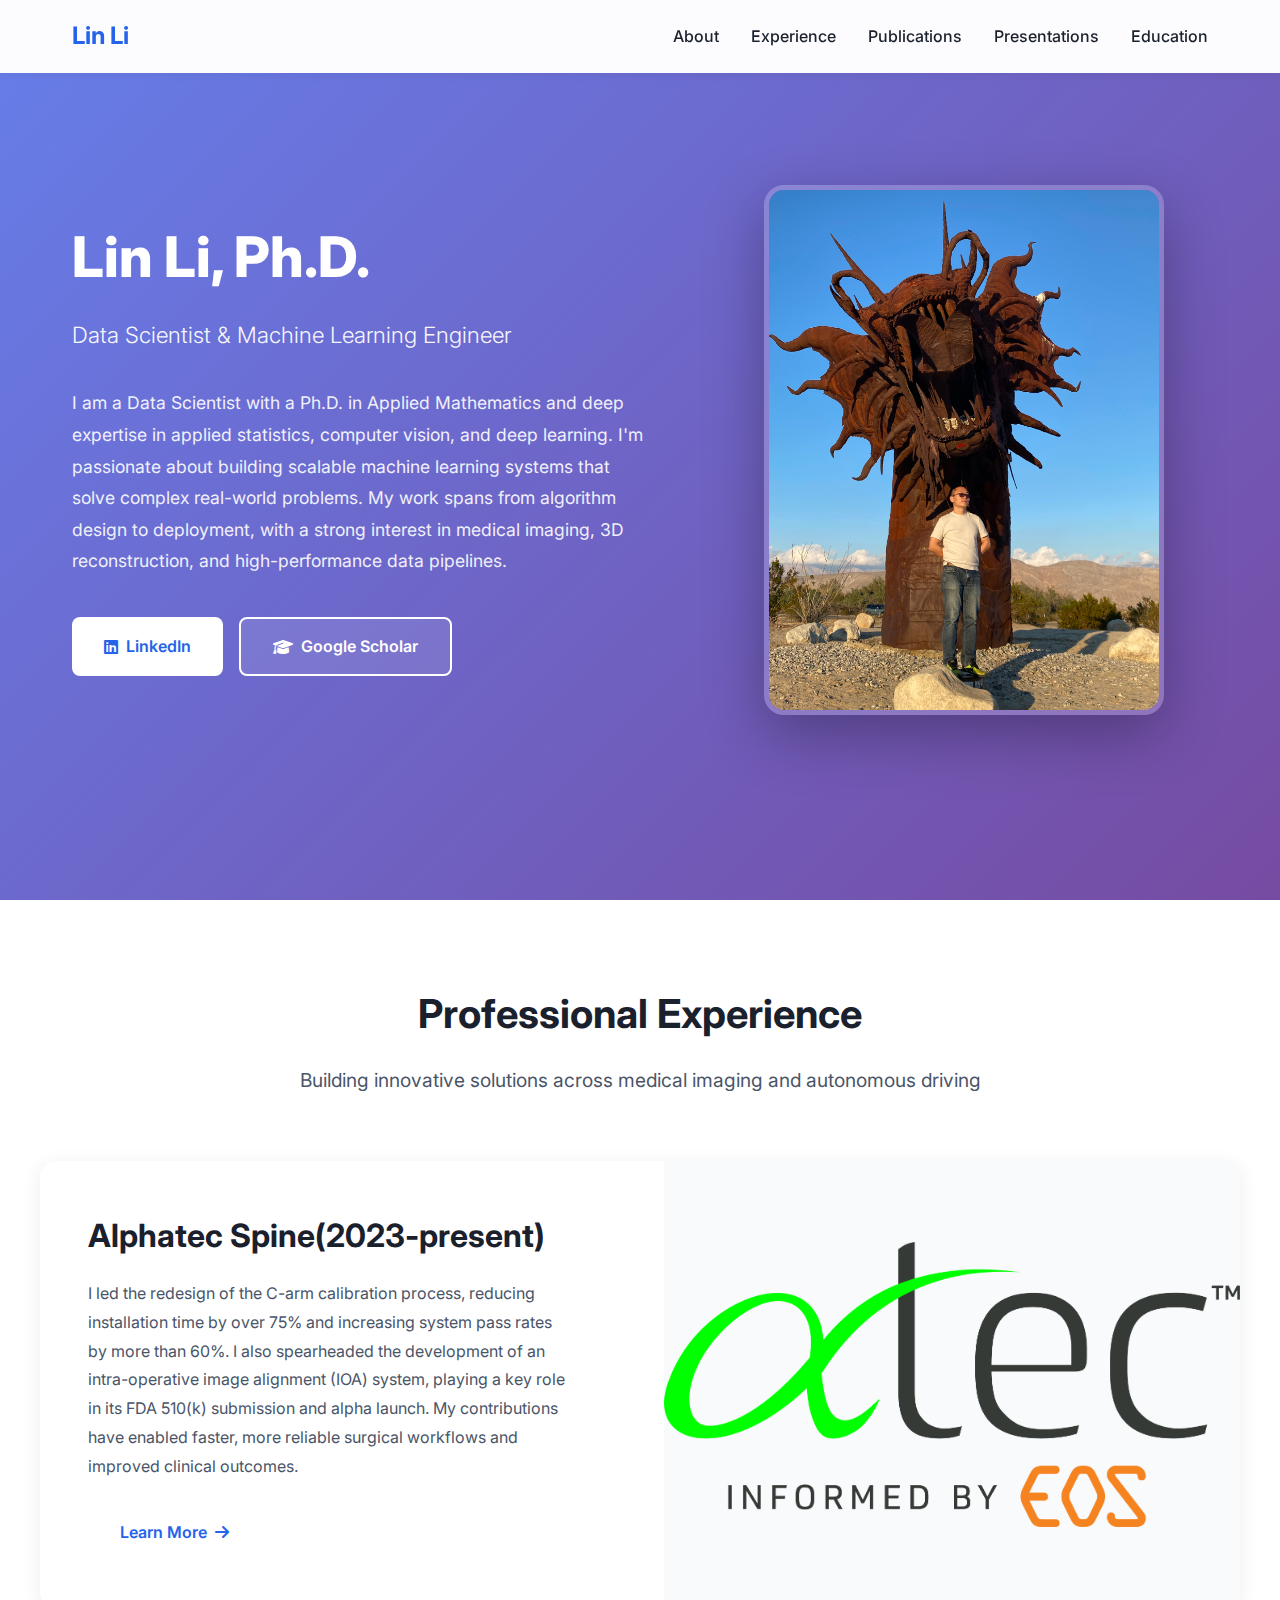
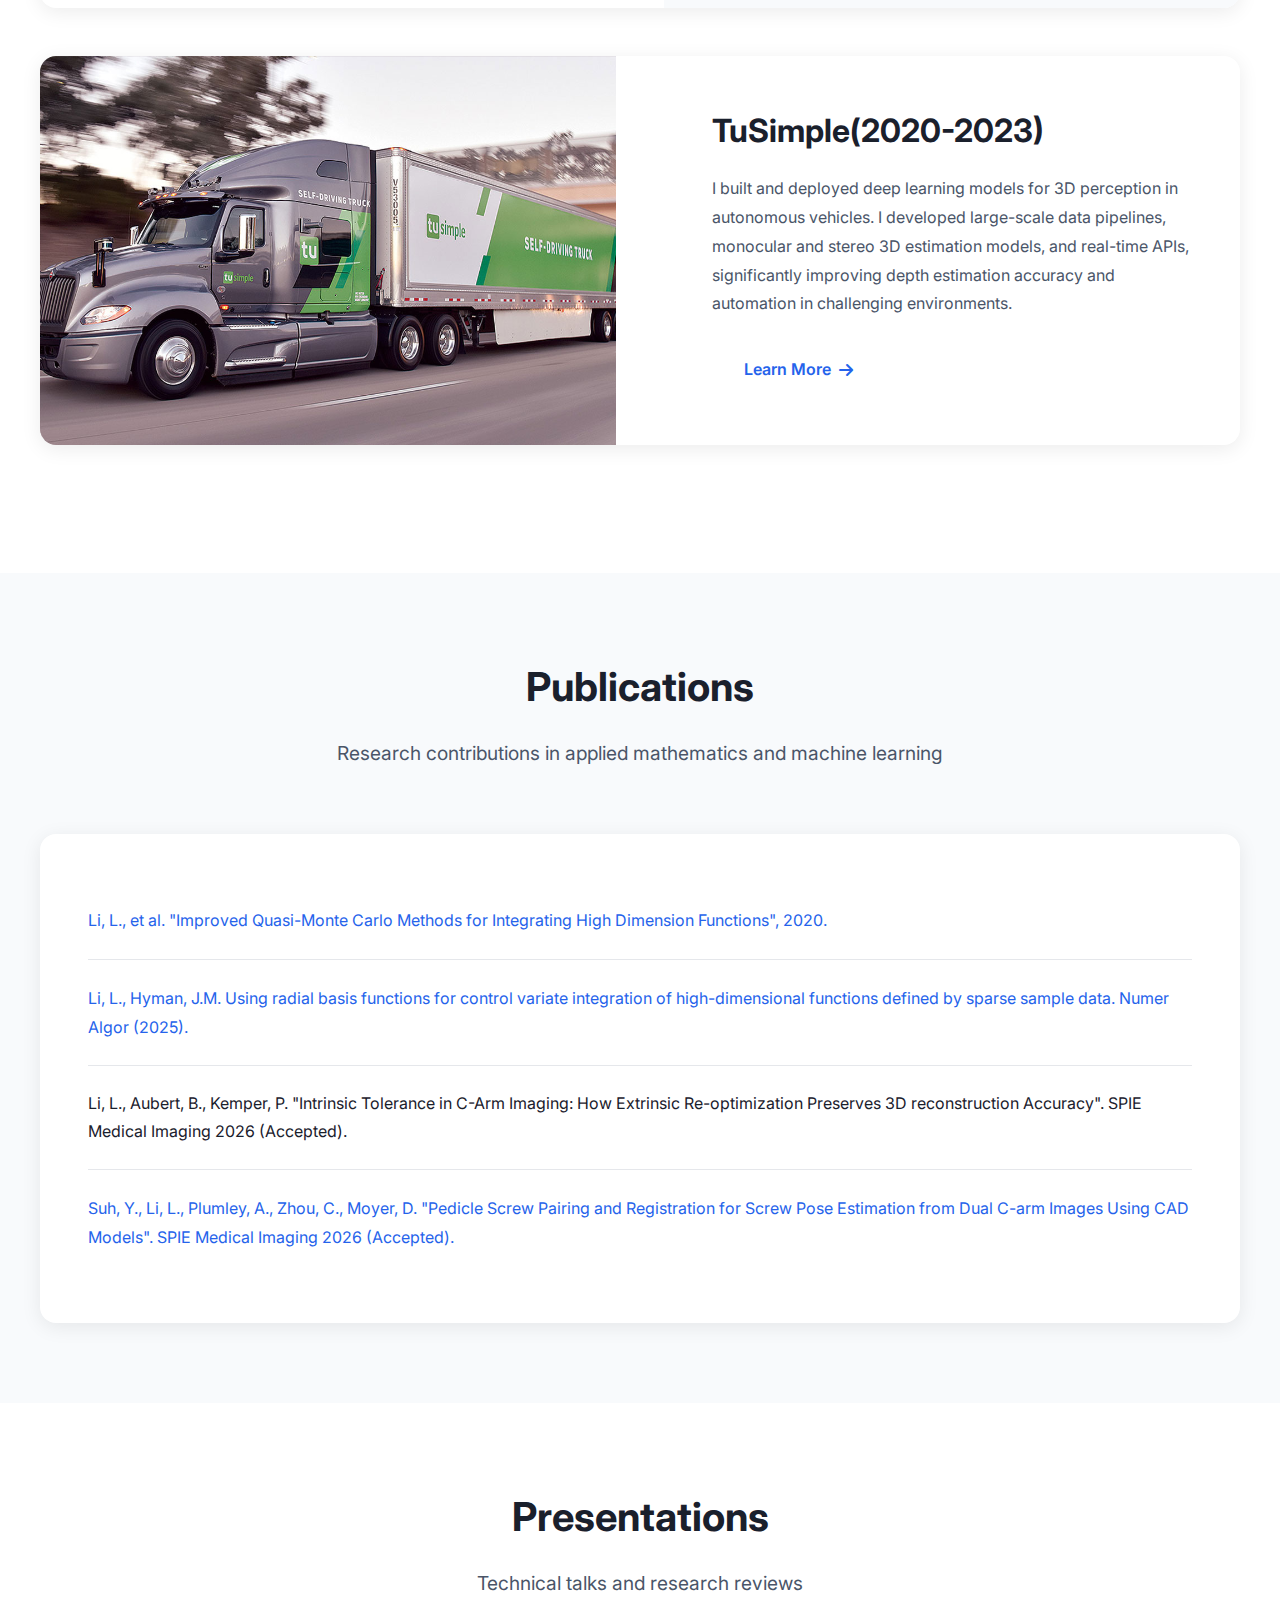
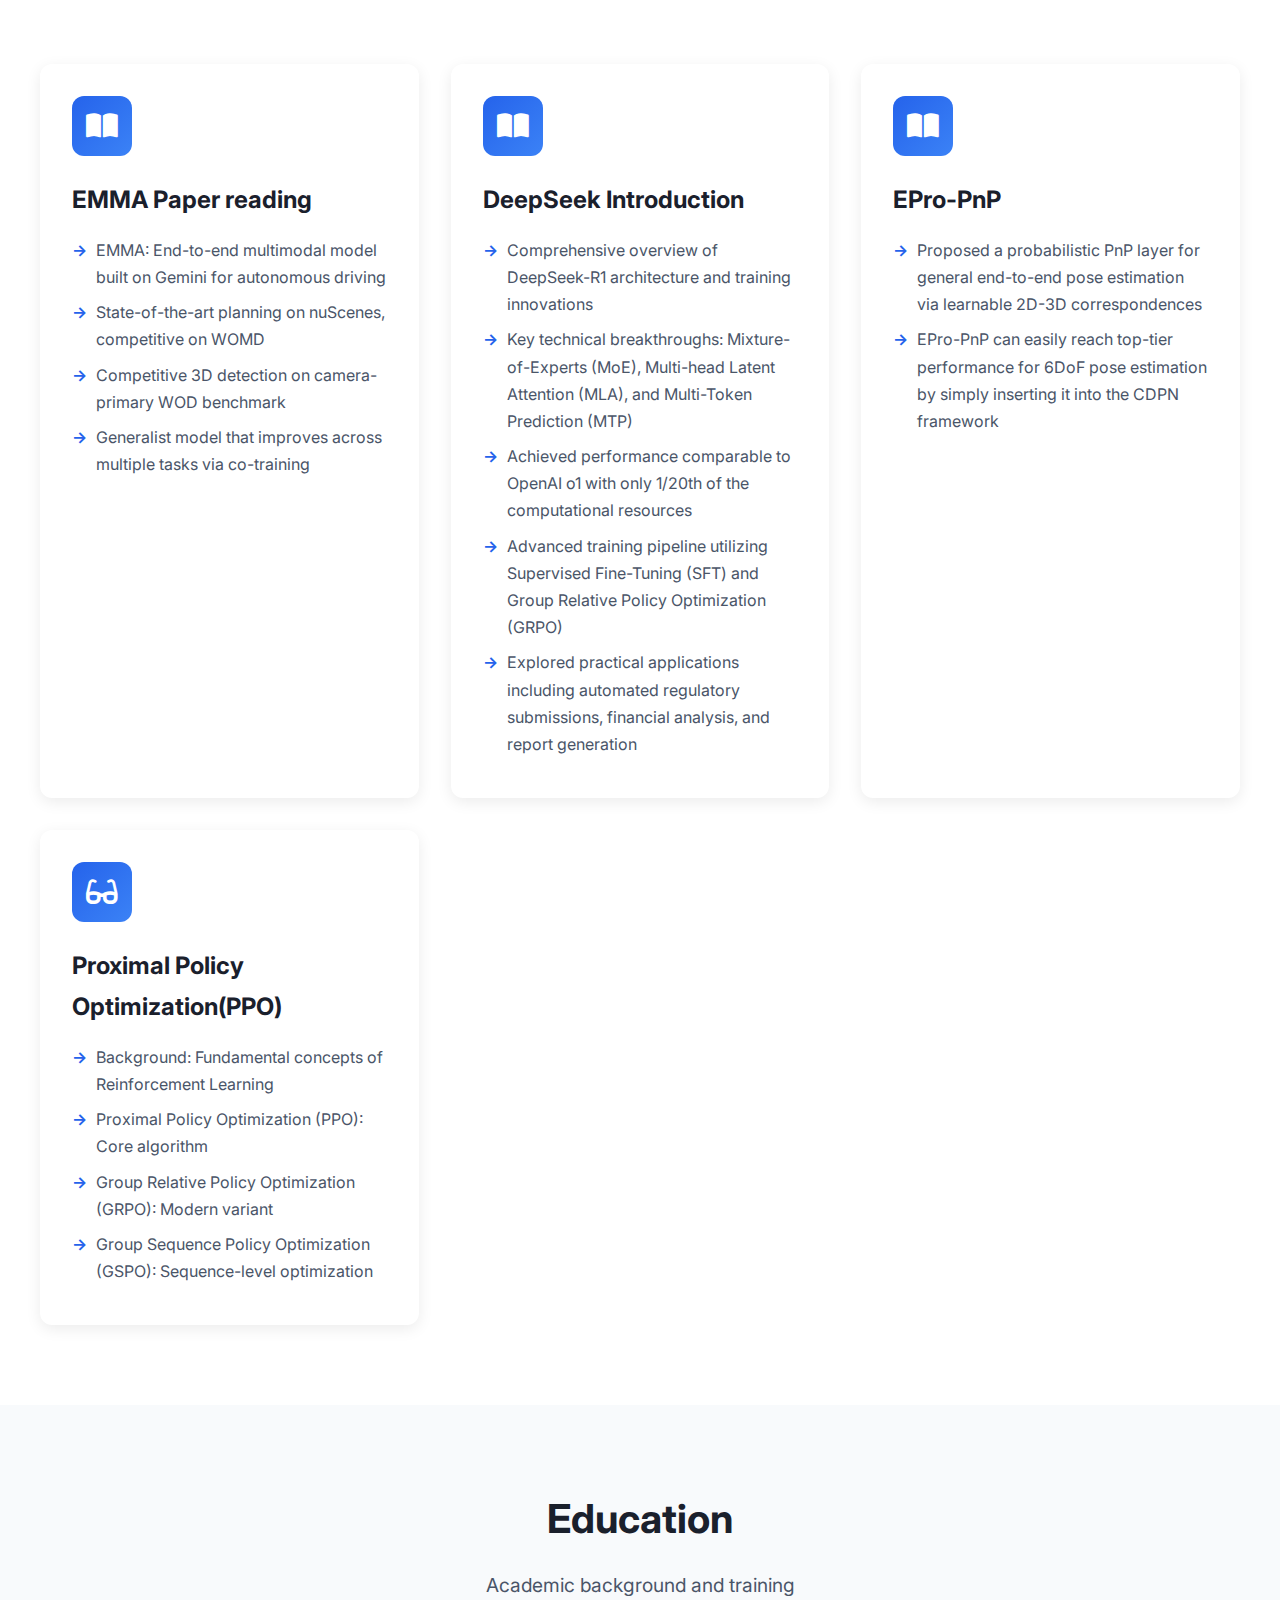
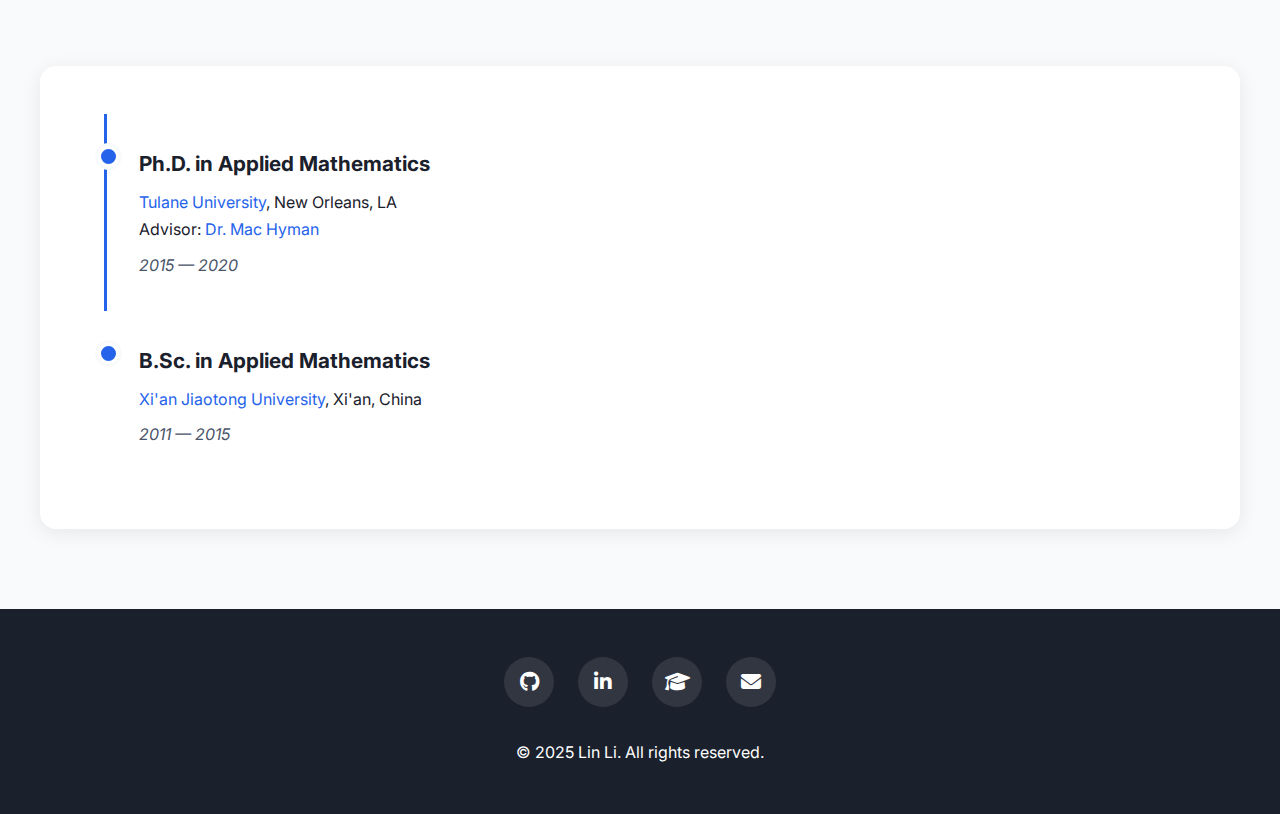
<file: index.html>
<!DOCTYPE html>
<html lang="en">
<head>
  <meta charset="UTF-8">
  <meta name="viewport" content="width=device-width, initial-scale=1.0">
  <title>Lin Li - Data Scientist & Machine Learning Engineer</title>
  
  <!-- Font Awesome for icons -->
  <link rel="stylesheet" href="https://cdnjs.cloudflare.com/ajax/libs/font-awesome/6.4.0/css/all.min.css">
  
  <!-- Google Fonts -->
  <link href="https://fonts.googleapis.com/css2?family=Inter:wght@300;400;600;700;800&display=swap" rel="stylesheet">
  
  <style>
    * {
      margin: 0;
      padding: 0;
      box-sizing: border-box;
    }

    :root {
      --primary-color: #2563eb;
      --secondary-color: #1e40af;
      --accent-color: #3b82f6;
      --text-dark: #1a202c;
      --text-light: #4a5568;
      --bg-light: #f8fafc;
      --bg-white: #ffffff;
    }

    html {
      scroll-behavior: smooth;
    }

    body {
      font-family: 'Inter', -apple-system, BlinkMacSystemFont, 'Segoe UI', sans-serif;
      line-height: 1.7;
      color: var(--text-dark);
      background-color: var(--bg-light);
    }

    /* Navigation */
    nav {
      position: fixed;
      top: 0;
      width: 100%;
      background: rgba(255, 255, 255, 0.98);
      backdrop-filter: blur(10px);
      box-shadow: 0 2px 10px rgba(0, 0, 0, 0.05);
      z-index: 1000;
      padding: 1rem 0;
    }

    .nav-container {
      max-width: 1200px;
      margin: 0 auto;
      padding: 0 2rem;
      display: flex;
      justify-content: space-between;
      align-items: center;
    }

    .logo {
      font-size: 1.5rem;
      font-weight: 700;
      color: var(--primary-color);
      text-decoration: none;
    }

    .nav-links {
      display: flex;
      gap: 2rem;
      list-style: none;
    }

    .nav-links a {
      color: var(--text-dark);
      text-decoration: none;
      font-weight: 500;
      transition: color 0.3s ease;
    }

    .nav-links a:hover {
      color: var(--primary-color);
    }

    /* Hero Section */
    .hero {
      min-height: 100vh;
      display: flex;
      align-items: center;
      background: linear-gradient(135deg, #667eea 0%, #764ba2 100%);
      color: white;
      padding-top: 80px;
      position: relative;
      overflow: hidden;
    }

    .hero::before {
      content: '';
      position: absolute;
      top: 0;
      left: 0;
      right: 0;
      bottom: 0;
      background: url('data:image/svg+xml,<svg width="100" height="100" xmlns="http://www.w3.org/2000/svg"><rect width="100" height="100" fill="none"/><circle cx="50" cy="50" r="1" fill="rgba(255,255,255,0.1)"/></svg>');
      opacity: 0.3;
    }

    .hero-container {
      max-width: 1200px;
      margin: 0 auto;
      padding: 4rem 2rem;
      display: grid;
      grid-template-columns: 1.2fr 1fr;
      gap: 4rem;
      align-items: center;
      position: relative;
      z-index: 1;
    }

    .hero-content h1 {
      font-size: 3.5rem;
      font-weight: 800;
      margin-bottom: 1.5rem;
      line-height: 1.2;
    }

    .hero-content .tagline {
      font-size: 1.4rem;
      font-weight: 300;
      margin-bottom: 2rem;
      opacity: 0.95;
    }

    .hero-content p {
      font-size: 1.1rem;
      line-height: 1.8;
      margin-bottom: 2.5rem;
      opacity: 0.9;
    }

    .hero-buttons {
      display: flex;
      gap: 1rem;
      flex-wrap: wrap;
    }

    .btn {
      padding: 0.875rem 2rem;
      border-radius: 8px;
      text-decoration: none;
      font-weight: 600;
      transition: all 0.3s ease;
      display: inline-flex;
      align-items: center;
      gap: 0.5rem;
    }

    .btn-primary {
      background: white;
      color: var(--primary-color);
    }

    .btn-primary:hover {
      transform: translateY(-2px);
      box-shadow: 0 10px 25px rgba(0, 0, 0, 0.2);
    }

    .btn-secondary {
      background: rgba(255, 255, 255, 0.1);
      color: white;
      border: 2px solid white;
    }

    .btn-secondary:hover {
      background: white;
      color: var(--primary-color);
    }

    .hero-image {
      display: flex;
      justify-content: center;
    }

    .hero-image img {
      width: 100%;
      max-width: 400px;
      border-radius: 20px;
      box-shadow: 0 20px 60px rgba(0, 0, 0, 0.3);
      border: 5px solid rgba(255, 255, 255, 0.2);
    }

    /* Section Styles */
    section {
      padding: 5rem 2rem;
    }

    .section-light {
      background: var(--bg-white);
    }

    .section-dark {
      background: var(--bg-light);
    }

    .container {
      max-width: 1200px;
      margin: 0 auto;
    }

    .section-title {
      text-align: center;
      font-size: 2.5rem;
      font-weight: 700;
      margin-bottom: 1rem;
      color: var(--text-dark);
    }

    .section-subtitle {
      text-align: center;
      font-size: 1.2rem;
      color: var(--text-light);
      margin-bottom: 4rem;
    }

    /* Experience Cards */
    .experience-grid {
      display: grid;
      gap: 3rem;
      margin-bottom: 3rem;
    }

    .experience-card {
      display: grid;
      grid-template-columns: 1fr 1fr;
      gap: 3rem;
      background: white;
      border-radius: 16px;
      overflow: hidden;
      box-shadow: 0 4px 20px rgba(0, 0, 0, 0.08);
      transition: all 0.3s ease;
    }

    .experience-card:hover {
      transform: translateY(-5px);
      box-shadow: 0 12px 40px rgba(0, 0, 0, 0.15);
    }

    .experience-card.reverse {
      direction: rtl;
    }

    .experience-card.reverse > * {
      direction: ltr;
    }

    .experience-content {
      padding: 3rem;
      display: flex;
      flex-direction: column;
      justify-content: center;
    }

    .experience-content h3 {
      font-size: 2rem;
      margin-bottom: 1rem;
      color: var(--text-dark);
    }

    .experience-content h3 a {
      color: var(--text-dark);
      text-decoration: none;
      transition: color 0.3s ease;
    }

    .experience-content h3 a:hover {
      color: var(--primary-color);
    }

    .experience-content p {
      color: var(--text-light);
      margin-bottom: 1.5rem;
      line-height: 1.8;
    }

    .experience-image {
      background-size: cover;
      background-position: center;
      min-height: 300px;
    }

    .experience-image.logo {
      background-size: contain;
      background-repeat: no-repeat;
      background-color: #f8fafc;
    }

    /* Publications Section */
    .publications-list {
      background: white;
      padding: 3rem;
      border-radius: 16px;
      box-shadow: 0 4px 20px rgba(0, 0, 0, 0.08);
    }

    .publications-list ul {
      list-style: none;
    }

    .publications-list li {
      padding: 1.5rem 0;
      border-bottom: 1px solid #e5e7eb;
    }

    .publications-list li:last-child {
      border-bottom: none;
    }

    .publications-list a {
      color: var(--primary-color);
      text-decoration: none;
      line-height: 1.8;
      transition: color 0.3s ease;
    }

    .publications-list a:hover {
      color: var(--secondary-color);
      text-decoration: underline;
    }

    /* Presentations Grid */
    .presentations-grid {
      display: grid;
      grid-template-columns: repeat(auto-fit, minmax(300px, 1fr));
      gap: 2rem;
    }

    .presentation-card {
      background: white;
      border-radius: 12px;
      padding: 2rem;
      box-shadow: 0 4px 15px rgba(0, 0, 0, 0.08);
      transition: all 0.3s ease;
    }

    .presentation-card:hover {
      transform: translateY(-5px);
      box-shadow: 0 8px 25px rgba(0, 0, 0, 0.15);
    }

    .presentation-icon {
      width: 60px;
      height: 60px;
      background: linear-gradient(135deg, var(--primary-color), var(--accent-color));
      border-radius: 12px;
      display: flex;
      align-items: center;
      justify-content: center;
      margin-bottom: 1.5rem;
    }

    .presentation-icon i {
      font-size: 1.75rem;
      color: white;
    }

    .presentation-card h3 {
      font-size: 1.5rem;
      margin-bottom: 1rem;
      color: var(--text-dark);
    }

    .presentation-card h3 a {
      color: var(--text-dark);
      text-decoration: none;
      transition: color 0.3s ease;
    }

    .presentation-card h3 a:hover {
      color: var(--primary-color);
    }

    .presentation-card p,
    .presentation-card ul {
      color: var(--text-light);
      line-height: 1.7;
    }

    .presentation-card ul {
      list-style: none;
      padding-left: 0;
    }

    .presentation-card li {
      padding-left: 1.5rem;
      position: relative;
      margin-bottom: 0.5rem;
    }

    .presentation-card li::before {
      content: '→';
      position: absolute;
      left: 0;
      color: var(--primary-color);
      font-weight: bold;
    }

    /* Education Section */
    .education-timeline {
      background: white;
      padding: 3rem;
      border-radius: 16px;
      box-shadow: 0 4px 20px rgba(0, 0, 0, 0.08);
    }

    .education-item {
      padding: 2rem 0;
      border-left: 3px solid var(--primary-color);
      padding-left: 2rem;
      margin-left: 1rem;
      position: relative;
    }

    .education-item::before {
      content: '';
      position: absolute;
      left: -9px;
      top: 2rem;
      width: 15px;
      height: 15px;
      border-radius: 50%;
      background: var(--primary-color);
      border: 3px solid white;
      box-shadow: 0 0 0 3px var(--bg-light);
    }

    .education-item:last-child {
      border-left-color: transparent;
    }

    .education-item strong {
      font-size: 1.3rem;
      color: var(--text-dark);
      display: block;
      margin-bottom: 0.5rem;
    }

    .education-item a {
      color: var(--primary-color);
      text-decoration: none;
    }

    .education-item a:hover {
      text-decoration: underline;
    }

    .education-date {
      color: var(--text-light);
      font-style: italic;
      margin-top: 0.5rem;
      display: block;
    }

    /* Footer */
    footer {
      background: var(--text-dark);
      color: white;
      padding: 3rem 2rem;
      text-align: center;
    }

    .social-links {
      display: flex;
      justify-content: center;
      gap: 1.5rem;
      margin-bottom: 2rem;
      list-style: none;
    }

    .social-links a {
      width: 50px;
      height: 50px;
      border-radius: 50%;
      background: rgba(255, 255, 255, 0.1);
      display: flex;
      align-items: center;
      justify-content: center;
      color: white;
      text-decoration: none;
      transition: all 0.3s ease;
    }

    .social-links a:hover {
      background: var(--primary-color);
      transform: translateY(-3px);
    }

    .social-links i {
      font-size: 1.25rem;
    }

    /* Mobile Menu Toggle */
    .menu-toggle {
      display: none;
      background: none;
      border: none;
      font-size: 1.5rem;
      color: var(--text-dark);
      cursor: pointer;
    }

    /* Responsive Design */
    @media (max-width: 968px) {
      .hero-container {
        grid-template-columns: 1fr;
        text-align: center;
      }

      .hero-content h1 {
        font-size: 2.5rem;
      }

      .hero-buttons {
        justify-content: center;
      }

      .experience-card,
      .experience-card.reverse {
        grid-template-columns: 1fr;
        direction: ltr;
      }

      .experience-image {
        order: -1;
      }

      .nav-links {
        display: none;
      }

      .menu-toggle {
        display: block;
      }
    }

    @media (max-width: 640px) {
      .hero-content h1 {
        font-size: 2rem;
      }

      .hero-content .tagline {
        font-size: 1.1rem;
      }

      .section-title {
        font-size: 2rem;
      }

      .presentations-grid {
        grid-template-columns: 1fr;
      }
    }
  </style>
</head>
<body>

  <!-- Navigation -->
  <nav>
    <div class="nav-container">
      <a href="#" class="logo">Lin Li</a>
      <button class="menu-toggle">
        <i class="fas fa-bars"></i>
      </button>
      <ul class="nav-links">
        <li><a href="#about">About</a></li>
        <li><a href="#experience">Experience</a></li>
        <li><a href="#publications">Publications</a></li>
        <li><a href="#presentations">Presentations</a></li>
        <li><a href="#education">Education</a></li>
      </ul>
    </div>
  </nav>

  <!-- Hero Section -->
  <section class="hero">
    <div class="hero-container">
      <div class="hero-content">
        <h1>Lin Li, Ph.D.</h1>
        <p class="tagline">Data Scientist & Machine Learning Engineer</p>
        <p>I am a Data Scientist with a Ph.D. in Applied Mathematics and deep expertise in applied statistics, computer vision, and deep learning. I'm passionate about building scalable machine learning systems that solve complex real-world problems. My work spans from algorithm design to deployment, with a strong interest in medical imaging, 3D reconstruction, and high-performance data pipelines.</p>
        <div class="hero-buttons">
          <a href="https://www.linkedin.com/in/lin-li-610904114/" class="btn btn-primary">
            <i class="fab fa-linkedin"></i> LinkedIn
          </a>
          <a href="https://scholar.google.com/citations?view_op=list_works&hl=en&hl=en&user=fOwSWgkAAAAJ" class="btn btn-secondary">
            <i class="fas fa-graduation-cap"></i> Google Scholar
          </a>
        </div>
      </div>
      <div class="hero-image">
        <img src="images/Lin.jpg" alt="Lin Li">
      </div>
    </div>
  </section>

  <!-- Experience Section -->
  <section id="experience" class="section-light">
    <div class="container">
      <h2 class="section-title">Professional Experience</h2>
      <p class="section-subtitle">Building innovative solutions across medical imaging and autonomous driving</p>
      
      <div class="experience-grid">
        <!-- Alphatec Spine -->
        <div class="experience-card">
          <div class="experience-content">
            <h3><a href="https://atecspine.com/">Alphatec Spine(2023-present)</a></h3>
            <p>I led the redesign of the C-arm calibration process, reducing installation time by over 75% and increasing system pass rates by more than 60%. I also spearheaded the development of an intra-operative image alignment (IOA) system, playing a key role in its FDA 510(k) submission and alpha launch. My contributions have enabled faster, more reliable surgical workflows and improved clinical outcomes.</p>
            <a href="experience/alphatec-experience.html" class="btn btn-primary">
              Learn More <i class="fas fa-arrow-right"></i>
            </a>
          </div>
          <div class="experience-image logo" style="background-image: url('images/alphatec_logo.png');"></div>
        </div>

        <!-- TuSimple -->
        <div class="experience-card reverse">
          <div class="experience-content">
            <h3>TuSimple(2020-2023)</h3>
            <p>I built and deployed deep learning models for 3D perception in autonomous vehicles. I developed large-scale data pipelines, monocular and stereo 3D estimation models, and real-time APIs, significantly improving depth estimation accuracy and automation in challenging environments.</p>
            <a href="experience/tusimple-experience.html" class="btn btn-primary">
              Learn More <i class="fas fa-arrow-right"></i>
            </a>
          </div>
          <div class="experience-image" style="background-image: url('images/Navistar-TuSimple.jpg');"></div>
        </div>
      </div>
    </div>
  </section>

<!-- Publications Section -->
  <section id="publications" class="section-dark">
    <div class="container">
      <h2 class="section-title">Publications</h2>
      <p class="section-subtitle">Research contributions in applied mathematics and machine learning</p>
      
      <div class="publications-list">
        <ul>
          <li>
            <a href="https://www.proquest.com/openview/8d91d4707009a8fe382debf64dd8dd1e/1?pq-origsite=gscholar&cbl=18750&diss=y">
              Li, L., et al. "Improved Quasi-Monte Carlo Methods for Integrating High Dimension Functions", 2020.
            </a>
          </li>
          <li>
            <a href="https://link.springer.com/article/10.1007/s11075-025-02223-5">
              Li, L., Hyman, J.M. Using radial basis functions for control variate integration of high-dimensional functions defined by sparse sample data. Numer Algor (2025).
            </a>
          </li>
          <li>
            <span class="publication-accepted">
              Li, L., Aubert, B., Kemper, P. "Intrinsic Tolerance in C-Arm Imaging: How Extrinsic Re-optimization Preserves 3D reconstruction Accuracy". SPIE Medical Imaging 2026 (Accepted).
            </span>
          </li>
          <li>
            <a href = "https://arxiv.org/abs/2511.05702">
              Suh, Y., Li, L., Plumley, A., Zhou, C., Moyer, D. "Pedicle Screw Pairing and Registration for Screw Pose Estimation from Dual C-arm Images Using CAD Models". SPIE Medical Imaging 2026 (Accepted).
            </a>
          </li>
        </ul>
      </div>
    </div>
  </section>

  <!-- Presentations Section -->
  <section id="presentations" class="section-light">
    <div class="container">
      <h2 class="section-title">Presentations</h2>
      <p class="section-subtitle">Technical talks and research reviews</p>
      
      <div class="presentations-grid">
          
        <div class="presentation-card">
          <div class="presentation-icon">
             <i class="fas fa-book-open"></i>
          </div>   
          <h3>
            <a href="presentations/EMMA.pdf">EMMA Paper reading</a>
          </h3>
          <ul>
            <li>EMMA: End-to-end multimodal model built on Gemini for autonomous driving</li> 
            <li>State-of-the-art planning on nuScenes, competitive on WOMD</li>
            <li>Competitive 3D detection on camera-primary WOD benchmark</li>
            <li>Generalist model that improves across multiple tasks via co-training</li>
          </ul>
        </div>

        <div class="presentation-card">
          <div class="presentation-icon">
            <i class="fas fa-book-open"></i>
          </div>
          <h3>
            <a href="presentations/DeepSeek_related_tech_points.pdf">DeepSeek Introduction</a>
          </h3>
          <ul>
            <li>Comprehensive overview of DeepSeek-R1 architecture and training innovations</li>
            <li>Key technical breakthroughs: Mixture-of-Experts (MoE), Multi-head Latent Attention (MLA), and Multi-Token Prediction (MTP)</li>
            <li>Achieved performance comparable to OpenAI o1 with only 1/20th of the computational resources</li>
            <li>Advanced training pipeline utilizing Supervised Fine-Tuning (SFT) and Group Relative Policy Optimization (GRPO)</li>
            <li>Explored practical applications including automated regulatory submissions, financial analysis, and report generation </li>
          </ul>
        </div>

        

        <div class="presentation-card">
          <div class="presentation-icon">
            <i class="fas fa-book-open"></i>
          </div>
          <h3>
            <a href="presentations/EPro_PnP_Reading.pdf">EPro-PnP</a>
          </h3>
          <ul>
            <li>Proposed a probabilistic PnP layer for general end-to-end pose estimation via learnable 2D-3D correspondences</li>
            <li>EPro-PnP can easily reach top-tier performance for 6DoF pose estimation by simply inserting it into the CDPN framework</li>
          </ul>
        </div>

        <div class="presentation-card">
          <div class="presentation-icon">
            <i class="fas fa-glasses"></i>
          </div>
          <h3>
            <a href="presentations/PPO.pdf">Proximal Policy Optimization(PPO)</a>
          </h3>
          <ul>
            <li>Background: Fundamental concepts of Reinforcement Learning </li>
            <li> Proximal Policy Optimization (PPO): Core algorithm</li>
            <li>Group Relative Policy Optimization (GRPO): Modern variant</li>
            <li>Group Sequence Policy Optimization (GSPO): Sequence-level optimization</li>
          </ul>
        </div>
      </div>
    </div>
  </section>

  <!-- Education Section -->
  <section id="education" class="section-dark">
    <div class="container">
      <h2 class="section-title">Education</h2>
      <p class="section-subtitle">Academic background and training</p>
      
      <div class="education-timeline">
        <div class="education-item">
          <strong>Ph.D. in Applied Mathematics</strong>
          <a href="https://tulane.edu/">Tulane University</a>, New Orleans, LA<br>
          Advisor: <a href="https://sse.tulane.edu/mac-hyman-phd">Dr. Mac Hyman</a>
          <span class="education-date">2015 — 2020</span>
        </div>

        <div class="education-item">
          <strong>B.Sc. in Applied Mathematics</strong>
          <a href="https://en.xjtu.edu.cn/">Xi'an Jiaotong University</a>, Xi'an, China
          <span class="education-date">2011 — 2015</span>
        </div>
      </div>
    </div>
  </section>

  <!-- Footer -->
  <footer>
    <ul class="social-links">
      <li>
        <a href="https://github.com/llwc" aria-label="GitHub">
          <i class="fab fa-github"></i>
        </a>
      </li>
      <li>
        <a href="https://www.linkedin.com/in/lin-li-610904114/" aria-label="LinkedIn">
          <i class="fab fa-linkedin-in"></i>
        </a>
      </li>
      <li>
        <a href="https://scholar.google.com/citations?user=fOwSWgkAAAAJ&hl=en" aria-label="Google Scholar">
          <i class="fas fa-graduation-cap"></i>
        </a>
      </li>
      <li>
        <a href="mailto:lilinermiao@gmail.com" aria-label="Email">
          <i class="fas fa-envelope"></i>
        </a>
      </li>
    </ul>
    <p>&copy; 2025 Lin Li. All rights reserved.</p>
  </footer>

</body>
</html>
</file>
